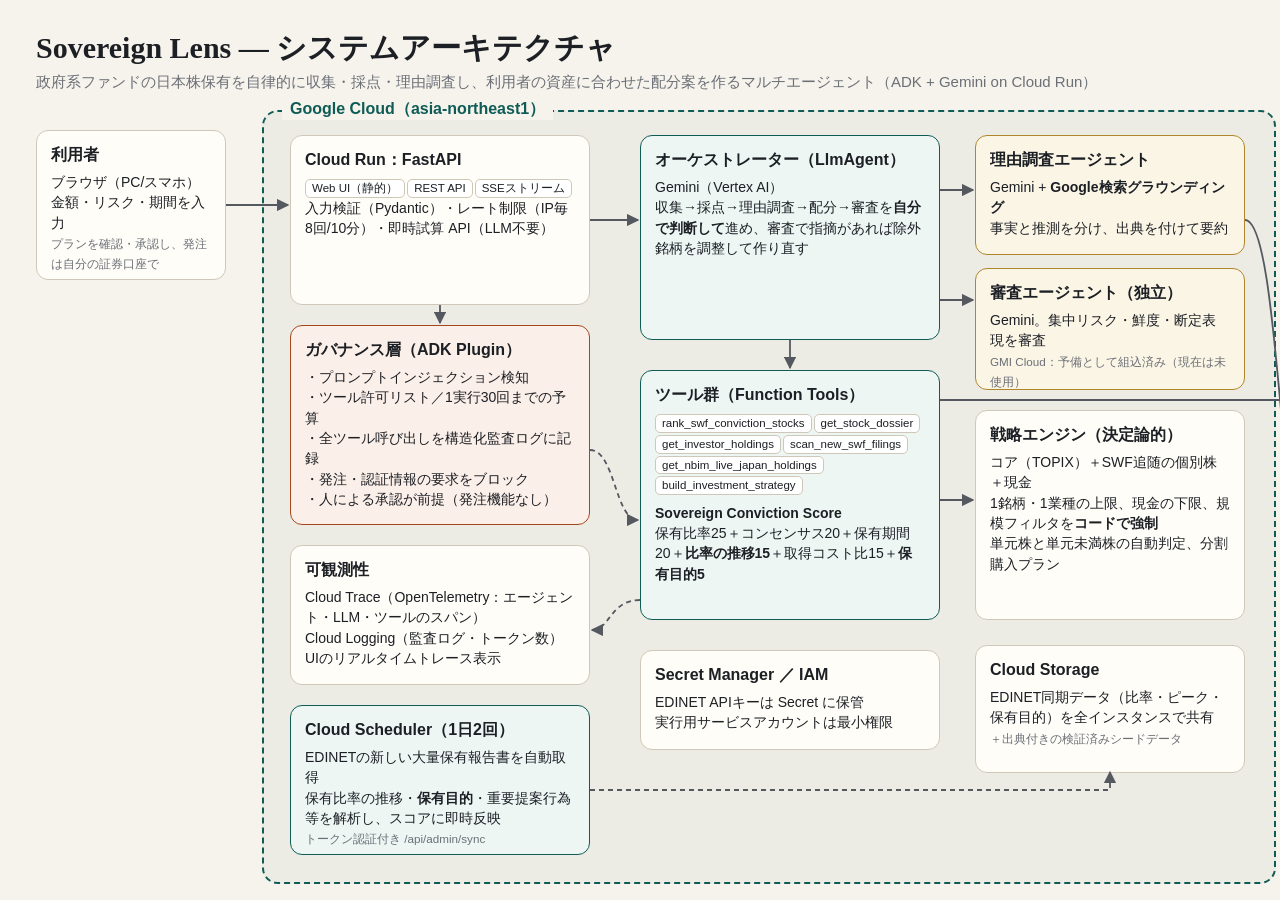
<file: docs/architecture.html>
<!doctype html>
<html lang="ja"><head><meta charset="utf-8"><title>Sovereign Lens Architecture</title>
<style>
body{margin:0;background:#f6f3ec;font-family:"Noto Sans CJK JP","Noto Sans JP",sans-serif;color:#1c1f24}
.c{width:1600px;height:900px;position:relative;padding:28px 36px;box-sizing:border-box}
h1{font-family:"Noto Serif CJK JP",serif;margin:0;font-size:30px}
.sub{color:#6b6f76;font-size:15px;margin:4px 0 0}
.box{position:absolute;background:#fffdf8;border:1.5px solid #cfc8b8;border-radius:12px;padding:12px 14px;box-sizing:border-box;font-size:14px;line-height:1.45}
.box h3{margin:0 0 6px;font-size:16px}
.gcp{position:absolute;border:2px dashed #0f5c56;border-radius:16px;background:rgba(15,92,86,.04)}
.gcp>span{position:absolute;top:-13px;left:18px;background:#f6f3ec;padding:0 8px;color:#0f5c56;font-weight:700}
.agent{border-color:#0f5c56;background:#eef6f4}
.llm{border-color:#b0862b;background:#fbf5e6}
.ext{border-color:#9a9ea5;background:#fff}
.guard{border-color:#a4471d;background:#fbefe9}
.pill{display:inline-block;font-size:11.5px;border:1px solid #cfc8b8;border-radius:5px;padding:0 6px;margin:2px 2px 0 0;background:#fff}
svg{position:absolute;inset:0;pointer-events:none}
small{color:#6b6f76}
</style></head><body><div class="c">
<h1>Sovereign Lens — システムアーキテクチャ</h1>
<p class="sub">政府系ファンドの日本株保有を自律的に収集・採点・理由調査し、利用者の資産に合わせた配分案を作るマルチエージェント（ADK + Gemini on Cloud Run）</p>

<div class="box" style="left:36px;top:130px;width:190px;height:150px"><h3>利用者</h3>ブラウザ（PC/スマホ）<br>金額・リスク・期間を入力<br><small>プランを確認・承認し、発注は自分の証券口座で</small></div>

<div class="gcp" style="left:262px;top:110px;width:1010px;height:770px"><span>Google Cloud（asia-northeast1）</span></div>

<div class="box" style="left:290px;top:135px;width:300px;height:170px"><h3>Cloud Run：FastAPI</h3>
<span class="pill">Web UI（静的）</span><span class="pill">REST API</span><span class="pill">SSEストリーム</span><br>
入力検証（Pydantic）・レート制限（IP毎 8回/10分）・即時試算 API（LLM不要）</div>

<div class="box guard" style="left:290px;top:325px;width:300px;height:200px"><h3>ガバナンス層（ADK Plugin）</h3>
・プロンプトインジェクション検知<br>・ツール許可リスト／1実行30回までの予算<br>・全ツール呼び出しを構造化監査ログに記録<br>・発注・認証情報の要求をブロック<br>・人による承認が前提（発注機能なし）</div>

<div class="box agent" style="left:640px;top:135px;width:300px;height:205px"><h3>オーケストレーター（LlmAgent）</h3>
Gemini（Vertex AI）<br>収集→採点→理由調査→配分→審査を<b>自分で判断して</b>進め、審査で指摘があれば除外銘柄を調整して作り直す</div>

<div class="box llm" style="left:975px;top:135px;width:270px;height:120px"><h3>理由調査エージェント</h3>Gemini + <b>Google検索グラウンディング</b><br>事実と推測を分け、出典を付けて要約</div>
<div class="box llm" style="left:975px;top:268px;width:270px;height:122px"><h3>審査エージェント（独立）</h3>Gemini。集中リスク・鮮度・断定表現を審査<br><small>GMI Cloud：予備として組込済み（現在は未使用）</small></div>

<div class="box agent" style="left:640px;top:370px;width:300px;height:250px"><h3>ツール群（Function Tools）</h3>
<span class="pill">rank_swf_conviction_stocks</span><span class="pill">get_stock_dossier</span><span class="pill">get_investor_holdings</span><span class="pill">scan_new_swf_filings</span><span class="pill">get_nbim_live_japan_holdings</span><span class="pill">build_investment_strategy</span>
<p style="margin:8px 0 0"><b>Sovereign Conviction Score</b><br>保有比率25＋コンセンサス20＋保有期間20＋<b>比率の推移15</b>＋取得コスト比15＋<b>保有目的5</b></p></div>

<div class="box" style="left:975px;top:410px;width:270px;height:210px"><h3>戦略エンジン（決定論的）</h3>コア（TOPIX）＋SWF追随の個別株＋現金<br>1銘柄・1業種の上限、現金の下限、規模フィルタを<b>コードで強制</b><br>単元株と単元未満株の自動判定、分割購入プラン</div>

<div class="box" style="left:290px;top:545px;width:300px;height:140px"><h3>可観測性</h3>Cloud Trace（OpenTelemetry：エージェント・LLM・ツールのスパン）<br>Cloud Logging（監査ログ・トークン数）<br>UIのリアルタイムトレース表示</div>
<div class="box" style="left:640px;top:650px;width:300px;height:100px"><h3>Secret Manager ／ IAM</h3>EDINET APIキーは Secret に保管<br>実行用サービスアカウントは最小権限</div>
<div class="box" style="left:975px;top:645px;width:270px;height:128px"><h3>Cloud Storage</h3>EDINET同期データ（比率・ピーク・保有目的）を全インスタンスで共有<br><small>＋出典付きの検証済みシードデータ</small></div>

<div class="box ext" style="left:1310px;top:135px;width:255px;height:115px"><h3>EDINET API v2（金融庁）</h3>大量保有報告書・変更報告書<br>（docType 350/360）のCSVから保有比率と取得資金を抽出</div>
<div class="box ext" style="left:1310px;top:275px;width:255px;height:110px"><h3>NBIM 公開API</h3>ノルウェー政府年金基金の全保有銘柄（半期）。1998年からの履歴で保有期間を推定</div>
<div class="box ext" style="left:1310px;top:410px;width:255px;height:85px"><h3>株価データ</h3>Yahoo Finance → Stooq（自動切替）</div>
<div class="box ext" style="left:1310px;top:520px;width:255px;height:85px"><h3>Google 検索</h3>企業IR・報道・ファンドの年次報告</div>

<div class="box agent" style="left:290px;top:705px;width:300px;height:150px"><h3>Cloud Scheduler（1日2回）</h3>EDINETの新しい大量保有報告書を自動取得<br>保有比率の推移・<b>保有目的</b>・重要提案行為等を解析し、スコアに即時反映<br><small>トークン認証付き /api/admin/sync</small></div>
<svg viewBox="0 0 1600 900"><defs><marker id="a" viewBox="0 0 10 10" refX="9" refY="5" markerWidth="7" markerHeight="7" orient="auto"><path d="M0,0L10,5L0,10z" fill="#55595f"/></marker></defs>
<g stroke="#55595f" stroke-width="1.8" fill="none" marker-end="url(#a)">
<path d="M226 205 H288"/><path d="M590 220 H638"/><path d="M440 305 V323"/>
<path d="M940 190 H973"/><path d="M940 300 H973"/><path d="M790 340 V368"/>
<path d="M940 500 H973"/><path d="M940 400 H1282 V190 H1308"/><path d="M1282 330 H1308"/><path d="M1282 397 V455 H1308"/><path d="M1245 220 C1280 220 1280 560 1308 560"/>
<path d="M590 790 H1110 V772" stroke-dasharray="5 4"/><path d="M590 450 C615 450 615 520 638 520" stroke-dasharray="5 4"/><path d="M640 600 C610 600 610 630 592 630" stroke-dasharray="5 4"/>
</g></svg>
</div></body></html>
</file>
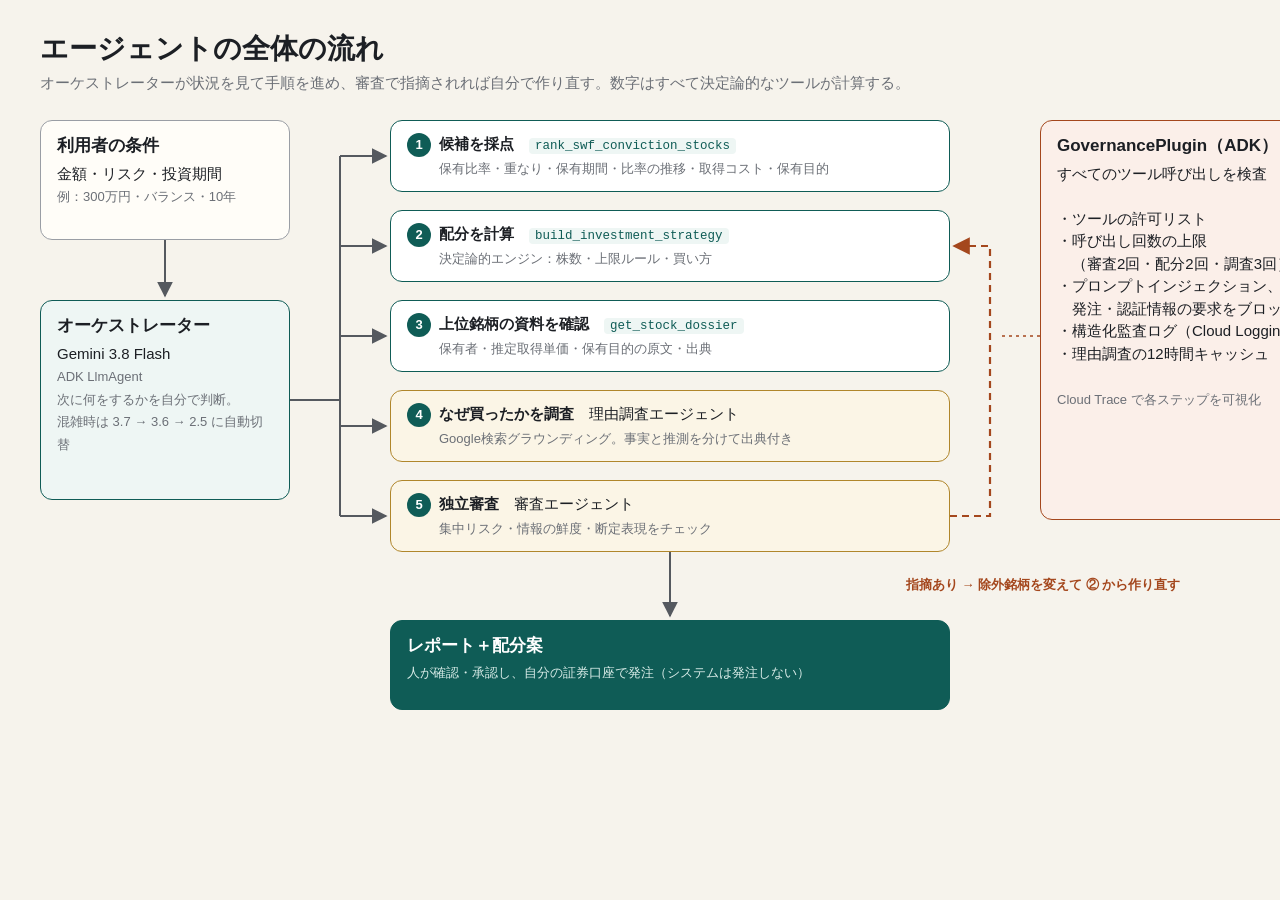
<file: docs/flow.html>
<!doctype html>
<html lang="ja"><head><meta charset="utf-8"><title>Sovereign Lens agent flow</title>
<style>
body{margin:0;background:#f6f3ec;font-family:"Noto Sans CJK JP","Noto Sans JP",sans-serif;color:#1c1f24}
.c{width:1400px;height:820px;position:relative;box-sizing:border-box;padding:30px 40px}
h1{font-family:"Noto Serif CJK JP",serif;font-size:28px;margin:0}
.sub{color:#6b6f76;font-size:15px;margin:6px 0 0}
.box{position:absolute;box-sizing:border-box;border-radius:12px;border:1.6px solid #cfc8b8;background:#fffdf8;padding:12px 16px;font-size:15px;line-height:1.5}
.box h3{margin:0 0 4px;font-size:17px}
.box small{color:#6b6f76;font-size:13px}
.user{border-color:#9a9ea5}
.orch{border-color:#0f5c56;background:#eef6f4}
.step{border-color:#0f5c56;background:#fff}
.llm{border-color:#b0862b;background:#fbf5e6}
.gov{border-color:#a4471d;background:#fbefe9}
.out{border-color:#0f5c56;background:#0f5c56;color:#fff}
.out small{color:#d9ece8}
.num{display:inline-block;width:24px;height:24px;border-radius:50%;background:#0f5c56;color:#fff;text-align:center;line-height:24px;font-size:13px;font-weight:700;margin-right:8px}
.tool{font-family:"IBM Plex Mono",monospace;font-size:12.5px;color:#0f5c56;background:#eef6f4;border-radius:4px;padding:1px 6px}
svg{position:absolute;inset:0;pointer-events:none}
.lbl{position:absolute;font-size:13px;color:#a4471d;background:#f6f3ec;padding:0 6px;font-weight:700}
</style></head><body><div class="c">
<h1>エージェントの全体の流れ</h1>
<p class="sub">オーケストレーターが状況を見て手順を進め、審査で指摘されれば自分で作り直す。数字はすべて決定論的なツールが計算する。</p>

<div class="box user" style="left:40px;top:120px;width:250px;height:120px"><h3>利用者の条件</h3>金額・リスク・投資期間<br><small>例：300万円・バランス・10年</small></div>

<div class="box orch" style="left:40px;top:300px;width:250px;height:200px"><h3>オーケストレーター</h3>Gemini 3.8 Flash<br><small>ADK LlmAgent</small><br><small>次に何をするかを自分で判断。<br>混雑時は 3.7 → 3.6 → 2.5 に自動切替</small></div>

<div class="box step" style="left:390px;top:120px;width:560px;height:72px"><span class="num">1</span><b>候補を採点</b>　<span class="tool">rank_swf_conviction_stocks</span><br><small style="margin-left:32px">保有比率・重なり・保有期間・比率の推移・取得コスト・保有目的</small></div>
<div class="box step" style="left:390px;top:210px;width:560px;height:72px"><span class="num">2</span><b>配分を計算</b>　<span class="tool">build_investment_strategy</span><br><small style="margin-left:32px">決定論的エンジン：株数・上限ルール・買い方</small></div>
<div class="box step" style="left:390px;top:300px;width:560px;height:72px"><span class="num">3</span><b>上位銘柄の資料を確認</b>　<span class="tool">get_stock_dossier</span><br><small style="margin-left:32px">保有者・推定取得単価・保有目的の原文・出典</small></div>
<div class="box llm" style="left:390px;top:390px;width:560px;height:72px"><span class="num">4</span><b>なぜ買ったかを調査</b>　理由調査エージェント<br><small style="margin-left:32px">Google検索グラウンディング。事実と推測を分けて出典付き</small></div>
<div class="box llm" style="left:390px;top:480px;width:560px;height:72px"><span class="num">5</span><b>独立審査</b>　審査エージェント<br><small style="margin-left:32px">集中リスク・情報の鮮度・断定表現をチェック</small></div>

<div class="box out" style="left:390px;top:620px;width:560px;height:90px"><h3 style="margin-bottom:2px">レポート＋配分案</h3><small>人が確認・承認し、自分の証券口座で発注（システムは発注しない）</small></div>

<div class="box gov" style="left:1040px;top:120px;width:320px;height:400px"><h3>GovernancePlugin（ADK）</h3>
すべてのツール呼び出しを検査<br><br>
・ツールの許可リスト<br>
・呼び出し回数の上限<br>
　（審査2回・配分2回・調査3回）<br>
・プロンプトインジェクション、<br>　発注・認証情報の要求をブロック<br>
・構造化監査ログ（Cloud Logging）<br>
・理由調査の12時間キャッシュ<br><br>
<small>Cloud Trace で各ステップを可視化</small></div>

<svg viewBox="0 0 1400 820"><defs>
<marker id="a" viewBox="0 0 10 10" refX="9" refY="5" markerWidth="8" markerHeight="8" orient="auto"><path d="M0,0L10,5L0,10z" fill="#55595f"/></marker>
<marker id="r" viewBox="0 0 10 10" refX="9" refY="5" markerWidth="8" markerHeight="8" orient="auto"><path d="M0,0L10,5L0,10z" fill="#a4471d"/></marker>
</defs>
<g stroke="#55595f" stroke-width="2" fill="none" marker-end="url(#a)">
<path d="M165 240 V296"/>
<path d="M290 400 H340" marker-end="none"/><path d="M340 156 V516" marker-end="none"/><path d="M340 156 H386"/>
<path d="M340 246 H386"/><path d="M340 336 H386"/><path d="M340 426 H386"/><path d="M340 516 H386"/>
<path d="M670 552 V616"/>
</g>
<path d="M950 516 H990 V246 H954" stroke="#a4471d" stroke-width="2.2" fill="none" stroke-dasharray="7 5" marker-end="url(#r)"/>
<path d="M1040 336 H1000" stroke="#a4471d" stroke-width="1.6" fill="none" stroke-dasharray="3 4"/>
</svg>
<div class="lbl" style="left:900px;top:576px">指摘あり → 除外銘柄を変えて ② から作り直す</div>
</div></body></html>
</file>
